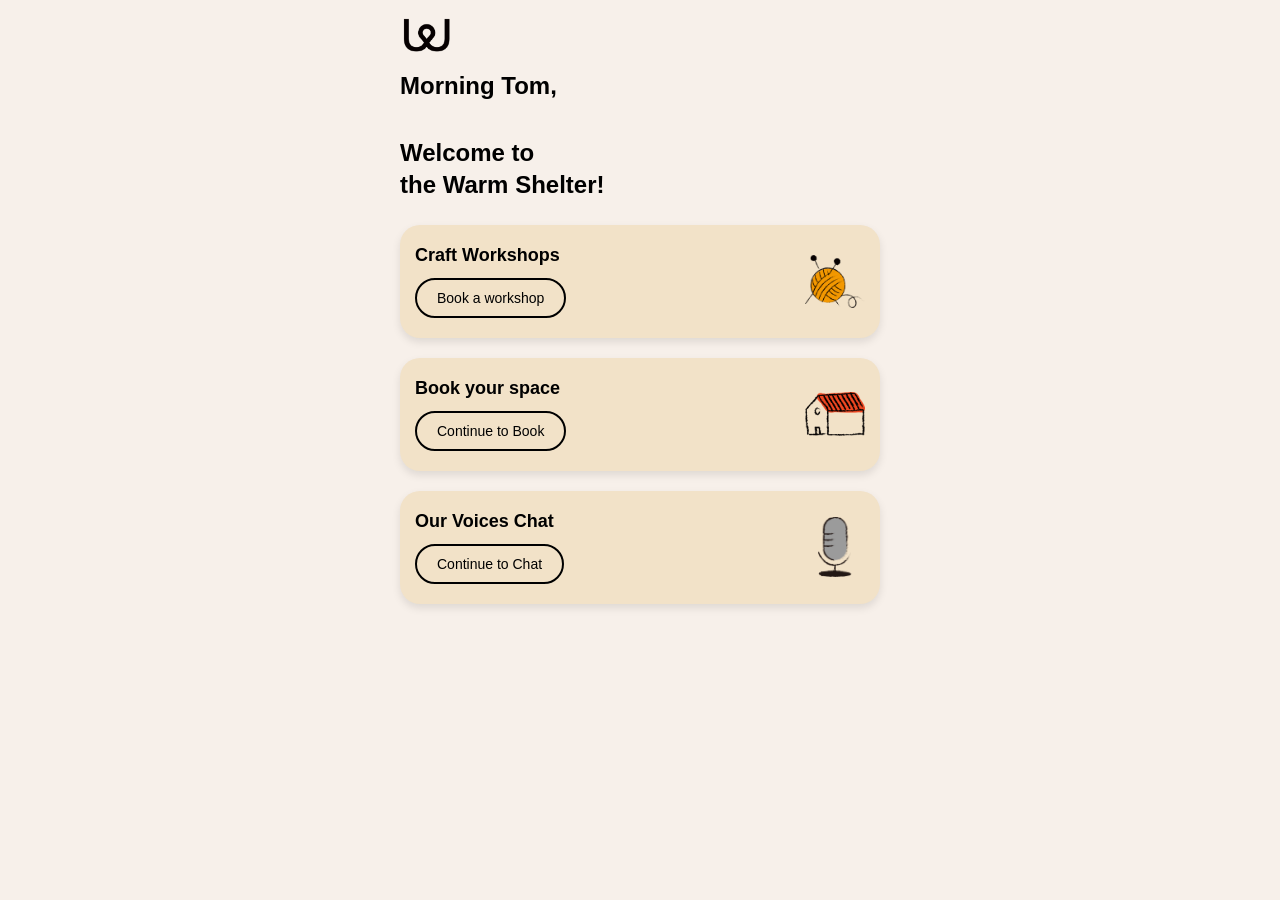
<file: index.html>
<!DOCTYPE html>
<html lang="en">
<head>
  <meta charset="UTF-8" />
  <meta name="viewport" content="width=device-width, initial-scale=1.0"/>
  <title>Warm Shelter</title>
  <link rel="stylesheet" href="styles.css" />
</head>
<body>
  <div class="wrapper">
    <header>
      <div class="logo">
        <img src="image/logo.png" alt="Logo" style="height:40px;">
      </div>
    </header>

    <h1><span>Morning Tom,</span><br>Welcome to<br>the Warm Shelter!</h1>
    <div class="card">
      <div class="text-content">
        <p class="title">Craft Workshops</p>
        <a href="workshop.html" class="action-button">Book a workshop</a>
      </div>
      <img src="image/craft.png" alt="Yarn Icon" class="icon">
    </div>

    <div class="card">
      <div class="text-content">
        <p class="title">Book your space</p>
        <a href="space.html" class="action-button">Continue to Book</a>
      </div>
      <img src="image/house.png" alt="House Icon" class="icon">
    </div>

    <div class="card">
      <div class="text-content">
        <p class="title">Our Voices Chat</p>
        <a href="chat.html" class="action-button">Continue to Chat</a>
      </div>
      <img src="image/microphone.png" alt="Mic Icon" class="icon">
    </div>
  </div>
</body>
</html>
</file>
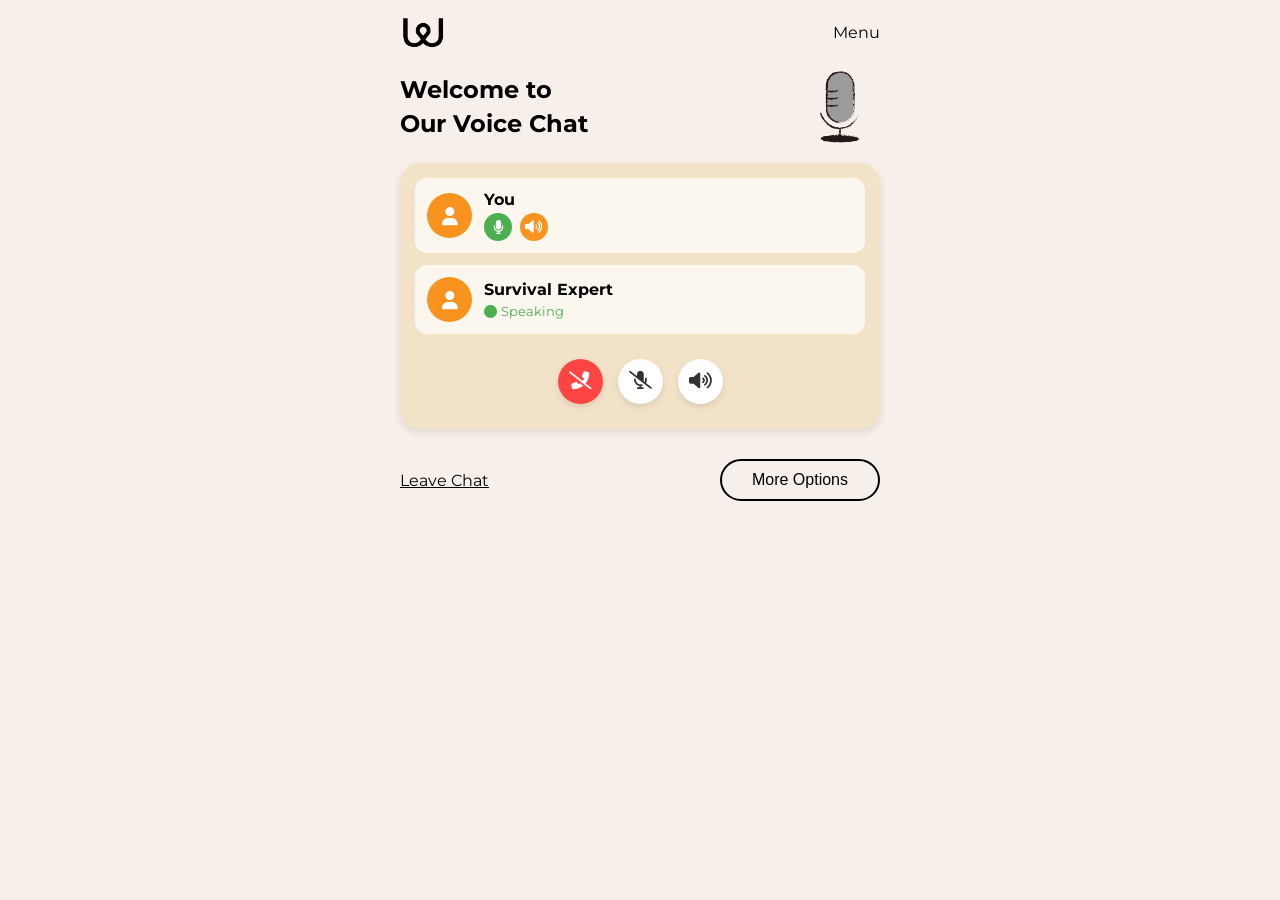
<file: chat.html>
<!DOCTYPE html>
<html lang="en">
<head>
  <meta charset="UTF-8" />
  <meta name="viewport" content="width=device-width, initial-scale=1.0"/>
  <title>Voice Chat</title>
  <link rel="stylesheet" href="chat.css" />
  <link href="https://fonts.googleapis.com/css2?family=Montserrat:wght@400;700&display=swap" rel="stylesheet">
  <link rel="stylesheet" href="https://cdnjs.cloudflare.com/ajax/libs/font-awesome/6.0.0-beta3/css/all.min.css">
</head>
<body>
  <div class="container">
    <header class="header">
      <img src="image/logo.png" alt="Logo" class="logo">
      <div class="menu-container">
        <div class="menu">Menu</div>
      </div>
    </header>

    <h1 class="welcome-text">
      Welcome to<br>
      <strong>Our Voice Chat</strong>
      <img src="image/microphone.png" alt="House Icon" class="house-icon">
    </h1>

    <div class="card voice-chat-card">
      <div class="participant">
        <div class="avatar">
          <i class="fas fa-user"></i>
        </div>
        <div class="user-info">
          <span class="username">You</span>
          <div class="mic-controls">
            <button class="mic-btn active"><i class="fas fa-microphone"></i></button>
            <button class="volume-btn"><i class="fas fa-volume-up"></i></button>
          </div>
        </div>
      </div>

      <div class="participant">
        <div class="avatar">
          <i class="fas fa-user"></i>
        </div>
        <div class="user-info">
          <span class="username">Survival Expert</span>
          <div class="mic-controls">
            <div class="voice-active"><i class="fas fa-circle"></i> Speaking</div>
          </div>
        </div>
      </div>

      <div class="call-controls">
        <button class="call-btn end-call"><i class="fas fa-phone-slash"></i></button>
        <button class="call-btn mute"><i class="fas fa-microphone-slash"></i></button>
        <button class="call-btn speaker"><i class="fas fa-volume-up"></i></button>
      </div>
    </div>

    <div class="bottom-buttons">
      <a href="index.html" class="back-link">Leave Chat</a>
      <button class="continue-btn">More Options</button>
    </div>
  </div>
</body>
</html>
</file>
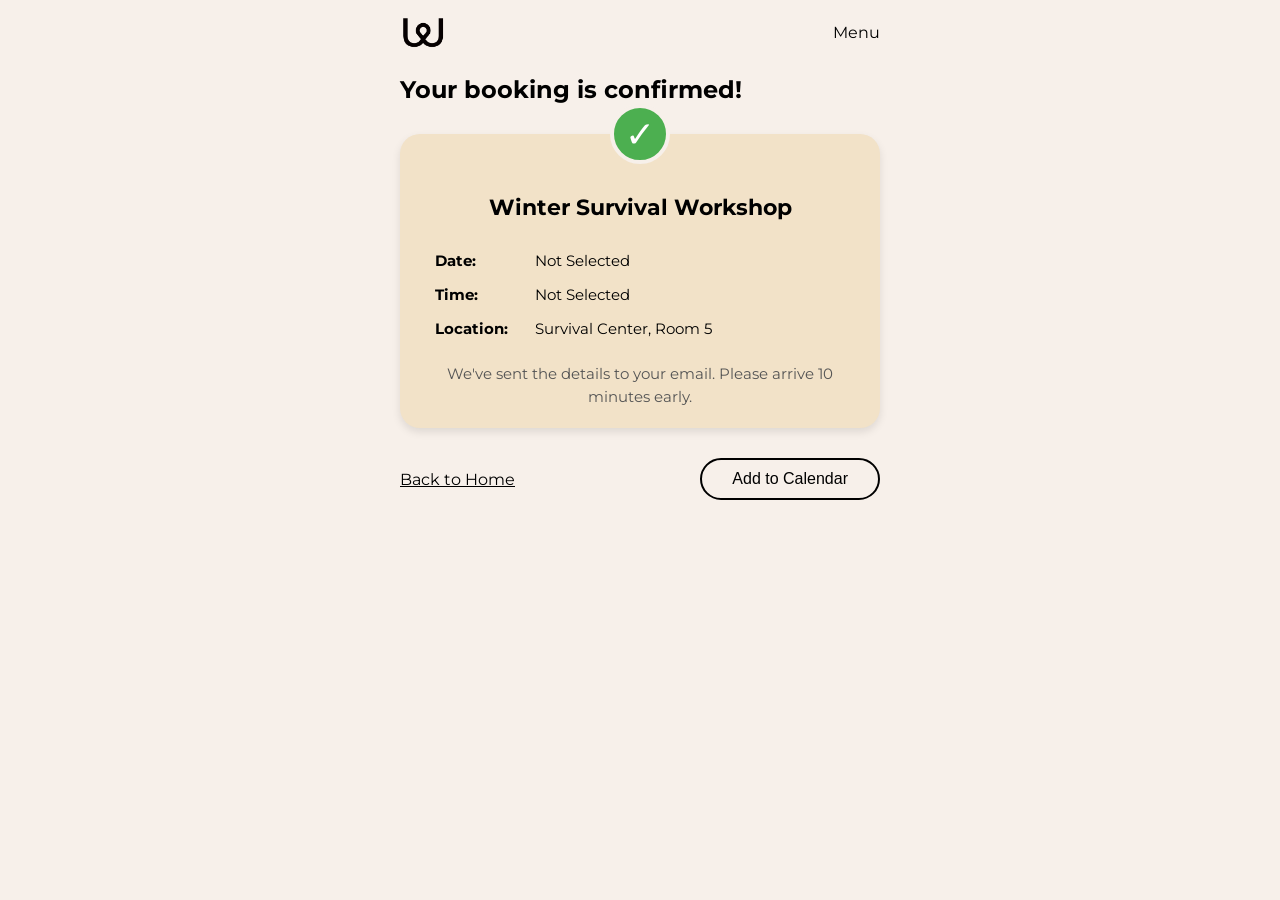
<file: confirmation.html>
<!DOCTYPE html>
<html lang="en">
<head>
  <meta charset="UTF-8" />
  <meta name="viewport" content="width=device-width, initial-scale=1.0"/>
  <title>Booking Confirmation</title>
  <link rel="stylesheet" href="confirmation.css" />
  <link href="https://fonts.googleapis.com/css2?family=Montserrat:wght@400;700&display=swap" rel="stylesheet">
</head>
<body>
  <div class="container">
    <header class="header">
      <img src="image/logo.png" alt="Logo" class="logo">
      <div class="menu-container">
        <div class="menu">Menu</div>
      </div>
    </header>

    <h1 class="welcome-text">
      Your booking is confirmed!
    </h1>

    <div class="card confirmation-card">
      <div class="confirmation-icon">✓</div>
      <h2>Winter Survival Workshop</h2>
      
      <div class="confirmation-details">
        <div class="detail-row">
          <span class="detail-label">Date:</span>
          <span class="detail-value" id="confirmed-date">April 15, 2023</span>
        </div>
        <div class="detail-row">
          <span class="detail-label">Time:</span>
          <span class="detail-value" id="confirmed-time">10:30 AM</span>
        </div>
        <div class="detail-row">
          <span class="detail-label">Location:</span>
          <span class="detail-value">Survival Center, Room 5</span>
        </div>
      </div>

      <p class="confirmation-note">
        We've sent the details to your email. Please arrive 10 minutes early.
      </p>
    </div>

    <div class="bottom-buttons confirmation-buttons">
      <a href="index.html" class="back-link">Back to Home</a>
      <button class="continue-btn">Add to Calendar</button>
    </div>
  </div>

  <script>
    // URL에서 날짜와 시간 파라미터 추출
    const urlParams = new URLSearchParams(window.location.search);
    const bookingDate = urlParams.get('date') || 'Not Selected';
    const bookingTime = urlParams.get('time') || 'Not Selected';
  
    // 페이지에 선택한 날짜/시간 표시
    document.getElementById('confirmed-date').textContent = bookingDate;
    document.getElementById('confirmed-time').textContent = bookingTime;
  </script>
  
  
</body>
</html>
</file>
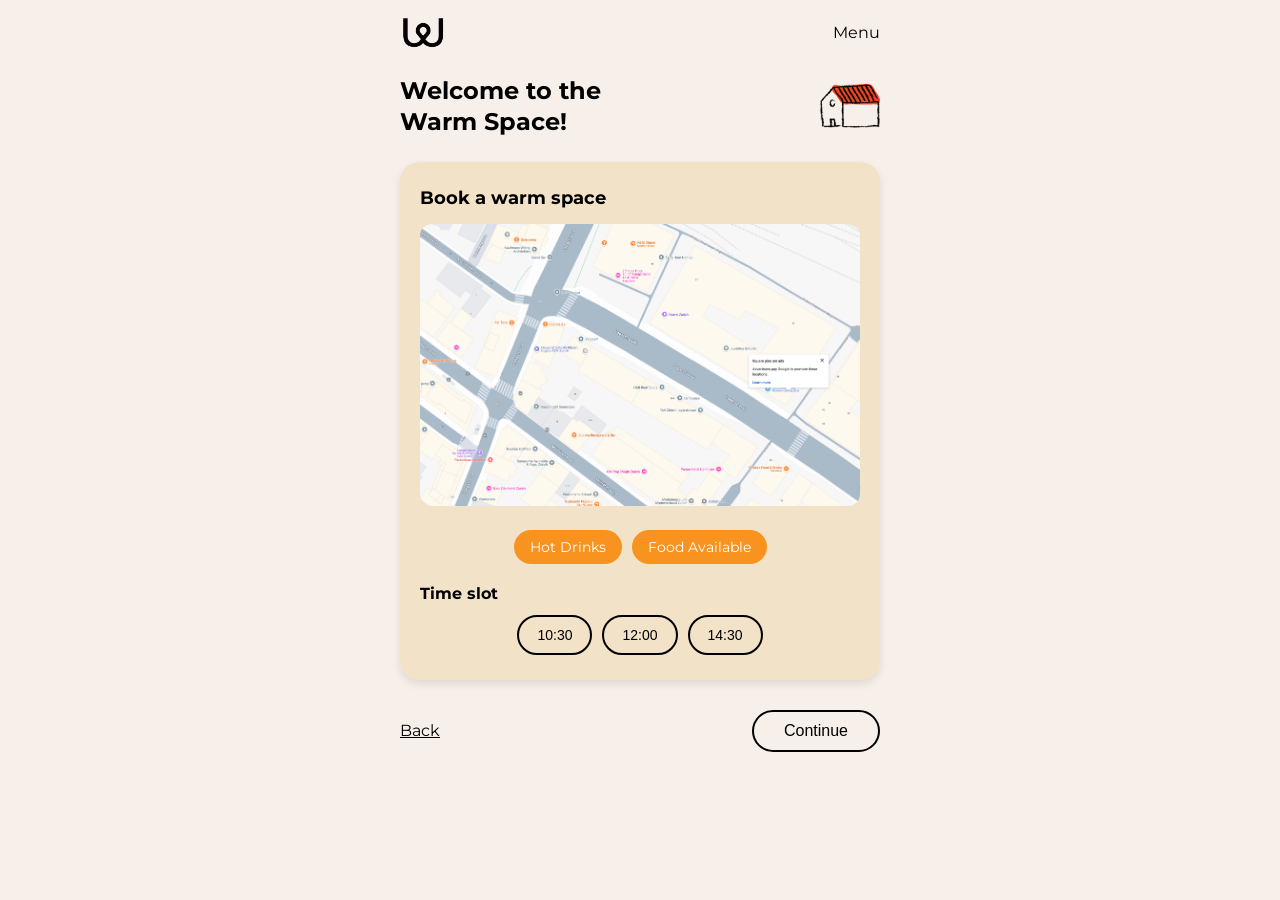
<file: space.html>
<!DOCTYPE html>
<html lang="en">
<head>
  <meta charset="UTF-8">
  <meta name="viewport" content="width=device-width, initial-scale=1.0">
  <title>Warm Space Booking</title>
  <link href="https://fonts.googleapis.com/css2?family=Montserrat:wght@400;700&display=swap" rel="stylesheet">
  <link rel="stylesheet" href="space.css">
</head>
<body>
  <header class="header">
    <img src="image/logo.png" alt="Logo" class="logo">
    <div class="menu-container">
      <div class="menu">Menu</div>
    </div>
  </header>

  <main class="container">
    <h1 class="welcome-text">
      Welcome to the<br>
      <strong>Warm Space!</strong>
      <img src="image/house.png" alt="House Icon" class="house-icon">
    </h1>

    <section class="booking-card">
      <h2>Book a warm space</h2>
      <div class="map">
        <img src="image/map.png" alt="Map">
      </div>

      <div class="tags">
        <span class="tag">Hot Drinks</span>
        <span class="tag">Food Available</span>
      </div>

      <div class="time-slot">
        <h3>Time slot</h3>
        <div class="buttons">
          <button class="slot">10:30</button>
          <button class="slot">12:00</button>
          <button class="slot">14:30</button>
        </div>
      </div>
    </section>

    <div class="navigation">
      <a href="#" class="back">Back</a>
      <button class="continue">Continue</button>
    </div>
  </main>

  <script>
  // Time slot selection
  const slots = document.querySelectorAll('.slot');
  let selectedSlot = null;

  slots.forEach(slot => {
    slot.addEventListener('click', () => {
      slots.forEach(s => s.classList.remove('selected'));
      slot.classList.add('selected');
      selectedSlot = slot.textContent;
    });
  });

  // Continue 버튼 핸들러
  document.querySelector('.continue').addEventListener('click', () => {
    if(selectedSlot) {
      window.location.href = `confirmation.html?time=${selectedSlot}`;
    } else {
      alert('Please select a time slot');
    }
  });

  // Back 버튼 핸들러 (예시: index.html로 이동)
  document.querySelector('.back').addEventListener('click', (e) => {
    e.preventDefault();
    window.location.href = 'index.html';
  });
  </script>
</body>
</html>
</file>
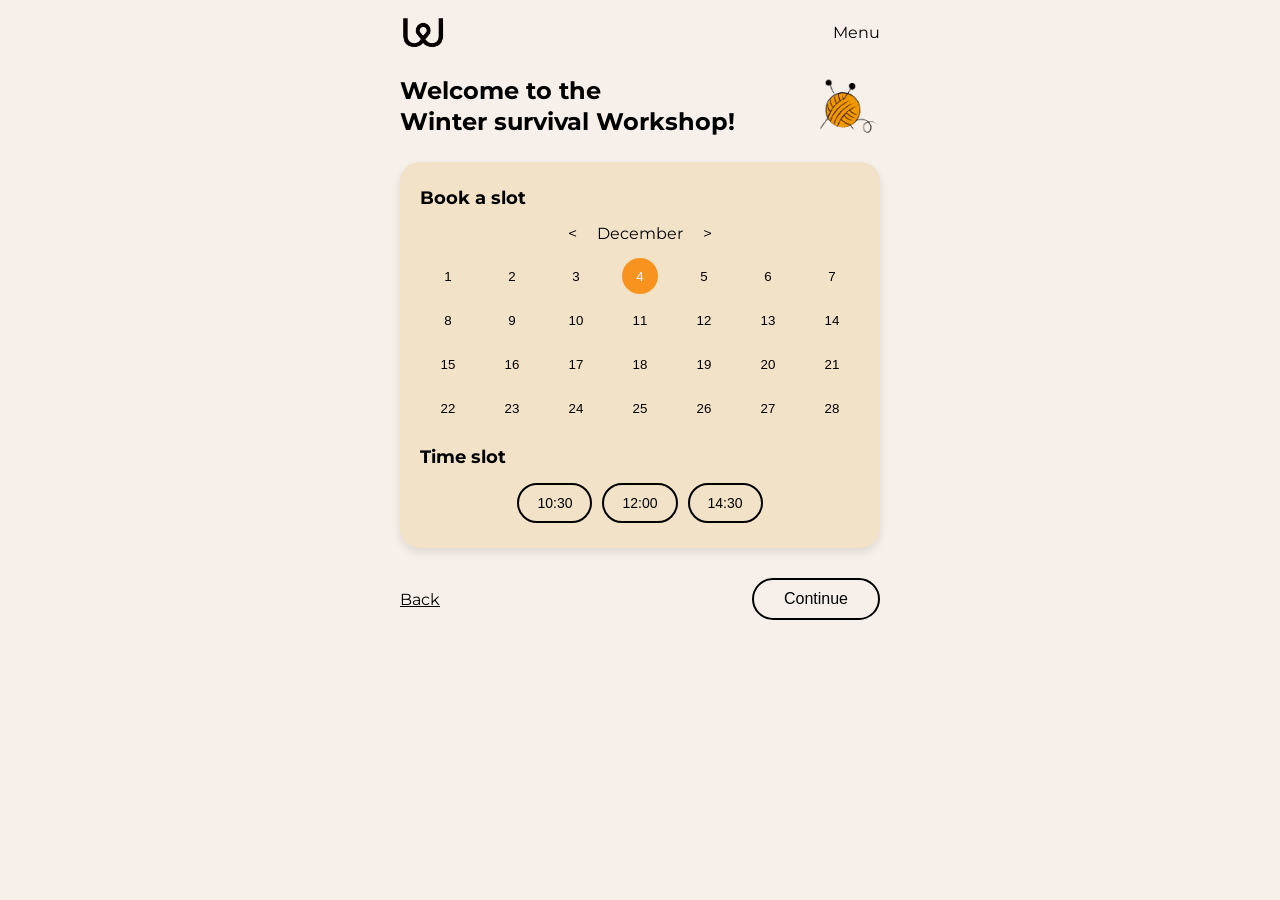
<file: workshop.html>
<!DOCTYPE html>
<html lang="en">
<head>
  <meta charset="UTF-8" />
  <meta name="viewport" content="width=device-width, initial-scale=1.0"/>
  <title>Workshop Booking</title>
  <link rel="stylesheet" href="workshop.css" />
  <link href="https://fonts.googleapis.com/css2?family=Montserrat:wght@400;700&display=swap" rel="stylesheet">
</head>
<body>
  <div class="container">
    <header class="header">
      <img src="image/logo.png" alt="Logo" class="logo">
      <div class="menu-container">
        <div class="menu">Menu</div>
      </div>
      
    </header>

    <h1 class="welcome-text">
      Welcome to the<br>
      Winter survival Workshop!
      <img src="image/craft.png" alt="House Icon" class="house-icon">
    </h1>

    <div class="card">
      <h2>Book a slot</h2>

      <div class="calendar">
        <div class="month-nav">
          <span class="nav-arrow" id="prev-month">&lt;</span> 
          <span class="month-name" id="current-month">April</span> 
          <span class="nav-arrow" id="next-month">&gt;</span>
        </div>
        <div class="dates" id="calendar-dates">
          <!-- JS will generate dates -->
        </div>
      </div>

      <h2>Time slot</h2>
      <div class="times" id="time-slots">
        <button class="time-btn">10:30</button>
        <button class="time-btn">12:00</button>
        <button class="time-btn">14:30</button>
      </div>
    </div>

    <div class="bottom-buttons">
      <a href="index.html" class="back-link">Back</a>
      <button class="continue-btn">Continue</button>
    </div>
  </div>

  <script>
    // Month navigation
    const months = ["January", "February", "March", "April", "May", "June", 
                   "July", "August", "September", "October", "November", "December"];
    let currentMonth = new Date().getMonth();
    const monthDisplay = document.getElementById("current-month");
    const prevBtn = document.getElementById("prev-month");
    const nextBtn = document.getElementById("next-month");
    
    function updateCalendar() {
      monthDisplay.textContent = months[currentMonth];
      generateCalendarDates();
    }
    
    function generateCalendarDates() {
      const datesContainer = document.getElementById("calendar-dates");
      datesContainer.innerHTML = '';
      
      // Get days in month (simplified - assumes 28 days for all months)
      const daysInMonth = 28;
      const today = new Date().getDate();
      const currentMonthNow = new Date().getMonth();
      
      for (let i = 1; i <= daysInMonth; i++) {
        const btn = document.createElement("button");
        btn.className = "date-btn";
        btn.textContent = i;
        
        // Highlight today only if viewing current month
        if (i === today && currentMonth === currentMonthNow) {
          btn.classList.add("selected");
        }
        
        btn.onclick = () => {
          document.querySelectorAll('.date-btn').forEach(b => b.classList.remove('selected'));
          btn.classList.add("selected");
        };
        datesContainer.appendChild(btn);
      }
    }
    
    prevBtn.addEventListener('click', () => {
      currentMonth = (currentMonth - 1 + 12) % 12;
      updateCalendar();
    });
    
    nextBtn.addEventListener('click', () => {
      currentMonth = (currentMonth + 1) % 12;
      updateCalendar();
    });
    
    // Initialize calendar
    updateCalendar();

    // Time selection
    const timeBtns = document.querySelectorAll('.time-btn');
    timeBtns.forEach(btn => {
      btn.addEventListener('click', () => {
        timeBtns.forEach(b => b.classList.remove('selected'));
        btn.classList.add('selected');
      });
    });
      // ... (기존 달력, 시간 선택 코드 생략) ...

  // Continue 버튼 클릭 시 Confirmation 페이지로 이동
  document.querySelector('.continue-btn').addEventListener('click', function() {
    const selectedDate = document.querySelector('.date-btn.selected');
    const selectedTime = document.querySelector('.time-btn.selected');

    // 날짜와 시간이 선택되었는지 확인
    if (!selectedDate || !selectedTime) {
      alert('Please select both a date and time slot.');
      return;
    }

    // 선택된 날짜 (예: "April 15")
    const month = document.getElementById('current-month').textContent;
    const date = selectedDate.textContent;
    
    // 선택된 시간 (예: "10:30")
    const time = selectedTime.textContent;

    // Confirmation 페이지로 이동 + 선택한 날짜/시간을 URL 파라미터로 전달
    window.location.href = `confirmation.html?date=${month} ${date}&time=${time}`;
  });
  </script>
</body>
</html>
</file>
<file: styles.css>
/* Base Reset & Global Styles */
* {
  margin: 0;
  padding: 0;
  box-sizing: border-box;
}

body {
  font-family: 'Montserrat', sans-serif;
  background: #f7f0ea;
  color: #000;
  padding: 15px 0;
  max-width: 100%;
  width: 100%;
  margin: 0 auto;
  min-height: 100vh;
}

.wrapper {
  width: calc(100% - 20px);
  max-width: 500px;
  margin: 0 auto;
  padding: 0 10px;
}

/* Header Styles - 로고 정확한 크기 (46.34 × 34.99px) */
header {
  display: flex;
  justify-content: space-between;
  align-items: center;
  margin-bottom: 25px;
  width: 100%;
}

.logo {
  width: 40px; /* 정확한 너비 */
  height: 30px; /* 정확한 높이 */
  object-fit: contain; /* 비율 유지 */
}

.menu-container {
  display: flex;
  align-items: center;
  gap: 8px;
}

.menu {
  font-size: 16px;
  cursor: pointer;
}

/* Title Styles */
h1 {
  font-size: 24px;
  line-height: 1.3;
  margin-bottom: 25px;
  text-align: left;
}

h1 span {
  display: block;
  margin-bottom: 5px;
}

/* Card Styles - 높이 10px 증가 */
.card {
  background: #f2e2c8;
  border-radius: 20px;
  padding: 20px 15px; /* 상하 패딩 증가 (15px → 20px) */
  width: 100%;
  box-shadow: 0 4px 8px rgba(0,0,0,0.1);
  margin-bottom: 20px;
  display: flex;
  justify-content: space-between;
  align-items: center;
  min-height: 110px; /* 최소 높이 추가 */
}

.text-content {
  flex-grow: 1;
}

.title {
  font-weight: bold;
  display: block;
  margin-bottom: 12px;
  font-size: 18px;
}

.action-button {
  padding: 10px 20px;
  font-size: 14px;
  background: transparent;
  border: 2px solid black;
  border-radius: 30px;
  cursor: pointer;
  transition: all 0.3s ease;
  text-decoration: none;
  color: black;
  display: inline-block;
}

.action-button:hover {
  background-color: black;
  color: white;
}

.icon {
  width: 60px;
  height: 60px;
  object-fit: contain;
  margin-left: 10px;
}

.back-link {
  font-size: 16px;
  text-decoration: underline;
  color: black;
  padding: 8px 0;
  display: inline-block;
}

/* Responsive Design */
@media (max-width: 480px) {
  .wrapper {
    width: calc(100% - 20px);
    padding: 0 10px;
  }
  
  h1 {
    font-size: 22px;
  }

  .logo {
    width: 40px; /* 모바일에서 약간 축소 */
    height: auto; /* 비율 유지 */
  }

  .card {
    padding: 18px 12px;
    border-radius: 18px;
    min-height: 100px;
  }
  
  .title {
    font-size: 16px;
    margin-bottom: 10px;
  }

  .action-button {
    font-size: 13px;
    padding: 8px 16px;
  }
  
  .icon {
    width: 50px;
    height: 50px;
  }
}
</file>
<file: chat.css>
/* Base Reset & Global Styles */
* {
  margin: 0;
  padding: 0;
  box-sizing: border-box;
}

body {
  font-family: 'Montserrat', sans-serif;
  background: #f7f0ea;
  color: #000;
  padding: 15px 0;
  max-width: 100%;
  width: 100%;
  margin: 0 auto;
  min-height: 100vh;
  display: flex;
  flex-direction: column;
}

/* Container for alignment */
.container {
  width: calc(100% - 20px);
  max-width: 500px;
  margin: 0 auto;
  padding: 0 10px;
}

/* Header Styles */
.header {
  display: flex;
  justify-content: space-between;
  align-items: center;
  margin-bottom: 25px;
  width: 100%;
}

.logo {
  height: 35px;
}

.menu-container {
  display: flex;
  align-items: center;
  gap: 8px;
}

.craft-icon {
  width: 35px;
  height: 35px;
}

.menu {
  font-size: 16px;
  cursor: pointer;
}

/* Welcome Text */
.welcome-text {
  display: flex;
  flex-direction: column;
  text-align: left;
  font-size: 24px;
  margin-bottom: 25px;
  position: relative;
}

.welcome-text strong {
  margin-top: 5px;
}

.house-icon {
  width: 40px;
  position: absolute;
  left: calc(100% - 60px);
  top: 50%;
  transform: translateY(-50%);
}
/* Voice Chat Card */
.card {
  background: #f2e2c8;
  border-radius: 20px;
  padding: 15px;
  width: 100%;
  box-shadow: 0 4px 8px rgba(0,0,0,0.1);
}

.participant {
  display: flex;
  align-items: center;
  padding: 12px;
  margin-bottom: 12px;
  background: rgba(255, 255, 255, 0.7);
  border-radius: 12px;
}

.avatar {
  width: 45px;
  height: 45px;
  border-radius: 50%;
  background: #f7931e;
  color: white;
  display: flex;
  align-items: center;
  justify-content: center;
  font-size: 18px;
  margin-right: 12px;
}

.user-info {
  flex-grow: 1;
}

.username {
  font-weight: bold;
  display: block;
  margin-bottom: 4px;
  font-size: 16px;
}

.mic-controls {
  display: flex;
  gap: 8px;
}

.mic-btn, .volume-btn {
  background: #f7931e;
  border: none;
  width: 28px;
  height: 28px;
  border-radius: 50%;
  color: white;
  cursor: pointer;
  display: flex;
  align-items: center;
  justify-content: center;
  font-size: 14px;
}

.mic-btn.active {
  background: #4CAF50;
}

.voice-active {
  color: #4CAF50;
  font-size: 13px;
  display: flex;
  align-items: center;
  gap: 4px;
}

.call-controls {
  display: flex;
  justify-content: center;
  gap: 15px;
  margin-top: 25px;
  margin-bottom: 10px;
}

.call-btn {
  width: 45px;
  height: 45px;
  border-radius: 50%;
  border: none;
  background: white;
  color: #333;
  font-size: 18px;
  cursor: pointer;
  box-shadow: 0 3px 6px rgba(0,0,0,0.1);
  transition: all 0.3s ease;
}

.call-btn.end-call {
  background: #ff4444;
  color: white;
}

.call-btn:hover {
  transform: scale(1.1);
}

/* Bottom Buttons */
.bottom-buttons {
  display: flex;
  justify-content: space-between;
  align-items: center;
  margin-top: 30px;
  width: 100%;
  margin-bottom: 15px;
}

.back-link {
  font-size: 16px;
  text-decoration: underline;
  color: black;
  padding: 8px 0;
}

.continue-btn {
  padding: 10px 30px;
  font-size: 16px;
  background: transparent;
  border: 2px solid black;
  border-radius: 30px;
  cursor: pointer;
  transition: all 0.3s ease;
}

.continue-btn:hover {
  background-color: black;
  color: white;
}

/* Responsive Design */
@media (max-width: 480px) {
  .container {
      width: calc(100% - 20px);
      padding: 0 10px;
  }
  
  .welcome-text {
      font-size: 22px;
  }

  .craft-icon {
      width: 30px;
      height: 30px;
  }

  .avatar {
      width: 40px;
      height: 40px;
      font-size: 16px;
  }

  .call-btn {
      width: 42px;
      height: 42px;
      font-size: 16px;
  }

  .continue-btn {
      font-size: 15px;
      padding: 8px 25px;
  }
  
  .card {
      padding: 12px;
      border-radius: 18px;
  }
  
  .participant {
      padding: 10px;
      margin-bottom: 10px;
  }
}
</file>
<file: confirmation.css>
/* Base Reset & Global Styles */
* {
  margin: 0;
  padding: 0;
  box-sizing: border-box;
}

body {
  font-family: 'Montserrat', sans-serif;
  background: #f7f0ea;
  color: #000;
  padding: 15px 0;
  max-width: 100%;
  width: 100%;
  margin: 0 auto;
  min-height: 100vh;
  display: flex;
  flex-direction: column;
}

/* Container for alignment */
.container {
  width: calc(100% - 20px);
  max-width: 500px;
  margin: 0 auto;
  padding: 0 10px;
}

/* Header Styles */
.header {
  display: flex;
  justify-content: space-between;
  align-items: center;
  margin-bottom: 25px;
  width: 100%;
}

.logo {
  height: 35px;
}

.menu-container {
  display: flex;
  align-items: center;
  gap: 8px;
}

.craft-icon {
  width: 35px;
  height: 35px;
}

.menu {
  font-size: 16px;
  cursor: pointer;
}

/* Welcome Text */
.welcome-text {
  display: flex;
  flex-direction: column;
  text-align: left;
  font-size: 24px;
  margin-bottom: 25px;
}

/* Confirmation Card */
.card {
  background: #f2e2c8;
  border-radius: 20px;
  padding: 60px 20px 20px;
  margin: 30px auto 0;
  text-align: center;
  position: relative;
  width: 100%;
  box-shadow: 0 4px 8px rgba(0,0,0,0.1);
}

.confirmation-icon {
  position: absolute;
  top: -30px;
  left: 50%;
  transform: translateX(-50%);
  width: 60px;
  height: 60px;
  background-color: #4CAF50;
  border-radius: 50%;
  color: white;
  font-size: 36px;
  display: flex;
  align-items: center;
  justify-content: center;
  border: 4px solid #f7f0ea;
}

.card h2 {
  font-size: 22px;
  margin-bottom: 30px;
}

/* Confirmation Details */
.confirmation-details {
  text-align: left;
  margin: 25px 0;
  padding: 0 15px;
}

.detail-row {
  display: flex;
  margin-bottom: 15px;
  align-items: center;
}

.detail-label {
  font-weight: bold;
  width: 100px;
  flex-shrink: 0;
  font-size: 15px;
}

.detail-value {
  flex-grow: 1;
  font-size: 15px;
}

.confirmation-note {
  font-size: 15px;
  color: #555;
  margin-top: 20px;
  padding: 0 15px;
  line-height: 1.5;
}

/* Bottom Buttons */
.bottom-buttons {
  display: flex;
  justify-content: space-between;
  align-items: center;
  margin-top: 30px;
  width: 100%;
  margin-bottom: 15px;
}

.back-link {
  font-size: 16px;
  text-decoration: underline;
  color: black;
  padding: 8px 0;
}

.continue-btn {
  padding: 10px 30px;
  font-size: 16px;
  background: transparent;
  border: 2px solid black;
  border-radius: 30px;
  cursor: pointer;
  transition: all 0.3s ease;
}

.continue-btn:hover {
  background-color: black;
  color: white;
}

/* Responsive Design */
@media (max-width: 480px) {
  .container {
    width: calc(100% - 20px);
    padding: 0 10px;
  }
  
  .welcome-text {
    font-size: 22px;
  }

  .craft-icon {
    width: 30px;
    height: 30px;
  }

  .card {
    padding: 50px 15px 15px;
  }

  .confirmation-icon {
    width: 50px;
    height: 50px;
    font-size: 30px;
    top: -25px;
  }

  .card h2 {
    font-size: 20px;
    margin-bottom: 25px;
  }

  .detail-row {
    flex-direction: column;
    align-items: flex-start;
    gap: 5px;
  }

  .detail-label {
    width: auto;
    font-size: 14px;
  }

  .detail-value {
    font-size: 14px;
  }

  .continue-btn {
    font-size: 15px;
    padding: 8px 25px;
  }
  
  .confirmation-note {
    font-size: 14px;
  }
}
</file>
<file: space.css>
/* Base Reset & Global Styles */
* {
  margin: 0;
  padding: 0;
  box-sizing: border-box;
}

body {
  font-family: 'Montserrat', sans-serif;
  background: #f7f0ea;
  color: #000;
  padding: 15px 0;
  max-width: 100%;
  width: 100%;
  margin: 0 auto;
  min-height: 100vh;
}

.container {
  width: calc(100% - 20px);
  max-width: 500px;
  margin: 0 auto;
  padding: 0 10px;
}

/* Header - Updated to match chat.css */
.header {
  display: flex;
  justify-content: space-between;
  align-items: center;
  margin-bottom: 25px;
  width: 100%;
}

/* Header - 로고와 메뉴를 카드와 정렬 */
.header {
  display: flex;
  justify-content: space-between;
  align-items: center;
  margin-bottom: 25px;
  width: 100%;
  max-width: 500px; /* 컨테이너와 동일한 최대 너비 */
  padding: 0 10px; /* 컨테이너와 동일한 패딩 */
  margin-left: auto;
  margin-right: auto;
}

.logo {
  height: 35px;
  width: auto;
}

.menu-container {
  display: flex;
  align-items: center;
  gap: 8px;
}

.menu {
  font-size: 16px;
  cursor: pointer;
}

/* Welcome Text - chat.css와 통일 */
.welcome-text {
  font-size: 24px;
  line-height: 1.3;
  margin-bottom: 25px;
  text-align: left;
  position: relative;
}

.house-icon {
  width: 60px;
  position: absolute;
  left: calc(100% - 60px);
  top: 50%;
  transform: translateY(-50%);
}

/* Booking Card - 높이 10px 증가 (패딩 조정) */
.booking-card {
  background: #f2e2c8;
  border-radius: 20px;
  padding: 25px 20px; /* 상하 패딩 20px → 25px로 증가 */
  width: 100%;
  box-shadow: 0 4px 8px rgba(0,0,0,0.1);
  margin-bottom: 20px;
}

.booking-card h2 {
  font-size: 18px;
  margin-bottom: 15px;
  font-weight: bold;
}

.map img {
  width: 100%;
  border-radius: 12px;
  margin-bottom: 20px;
}

/* Tags */
.tags {
  display: flex;
  justify-content: center;
  gap: 10px;
  margin-bottom: 20px;
}

.tag {
  background-color: #f7931e;
  padding: 8px 16px;
  border-radius: 20px;
  color: white;
  font-size: 14px;
}

/* Time Slot */
.time-slot h3 {
  font-size: 16px;
  margin-bottom: 12px;
}

.buttons {
  display: flex;
  justify-content: center;
  gap: 10px;
  flex-wrap: wrap;
}

.slot {
  background: transparent;
  border: 2px solid #000;
  padding: 10px 18px;
  border-radius: 25px;
  font-size: 14px;
  cursor: pointer;
  transition: all 0.3s ease;
}

.slot.selected,
.slot:hover {
  background-color: #f7931e;
  color: white;
  border-color: #f7931e;
}

/* Navigation - chat.css의 bottom-buttons와 통일 */
.navigation {
  display: flex;
  justify-content: space-between;
  align-items: center;
  margin-top: 30px;
  width: 100%;
  margin-bottom: 15px;
}

.back {
  font-size: 16px;
  text-decoration: underline;
  color: black;
  padding: 8px 0;
}

.continue {
  padding: 10px 30px;
  font-size: 16px;
  background: transparent;
  border: 2px solid black;
  border-radius: 30px;
  cursor: pointer;
  transition: all 0.3s ease;
}

.continue:hover {
  background-color: black;
  color: white;
}

/* Responsive */
@media (max-width: 480px) {
  .container {
    width: calc(100% - 20px);
    padding: 0 10px;
  }

  .welcome-text {
    font-size: 22px;
  }

  .logo {
    height: 30px; /* Updated from fixed width */
  }

  .craft-icon {
    width: 30px;
    height: 30px;
  }

  .house-icon {
    width: 50px;
    left: calc(100% - 50px);
  }

  .booking-card {
    padding: 20px 15px;
    border-radius: 18px;
  }

  .slot {
    padding: 8px 14px;
    font-size: 13px;
  }

  .continue {
    font-size: 15px;
    padding: 8px 25px;
  }
}
</file>
<file: workshop.css>
/* Base Reset & Global Styles */
* {
  margin: 0;
  padding: 0;
  box-sizing: border-box;
}

body {
  font-family: 'Montserrat', sans-serif;
  background: #f7f0ea;
  color: #000;
  padding: 15px 0;
  max-width: 100%;
  width: 100%;
  margin: 0 auto;
  min-height: 100vh;
}

.container {
  width: calc(100% - 20px);
  max-width: 500px;
  margin: 0 auto;
  padding: 0 10px;
}

/* Header - 로고 크기 정확히 46.34×34.99px */
.header {
  display: flex;
  justify-content: space-between;
  align-items: center;
  margin-bottom: 25px;
  width: 100%;
}

.logo {
  width: 46.34px;
  height: 34.99px;
  object-fit: contain;
}

.menu-container {
  display: flex;
  align-items: center;
  gap: 8px;
}

.menu {
  font-size: 16px;
  cursor: pointer;
}

/* Welcome Text - chat.css와 통일 */
.welcome-text {
  font-size: 24px;
  line-height: 1.3;
  margin-bottom: 25px;
  text-align: left;
  position: relative;
}

.house-icon {
  width: 60px;
  position: absolute;
  left: calc(100% - 60px);
  top: 50%;
  transform: translateY(-50%);
}


/* Card - 높이 10px 증가 (패딩 조정) */
.card {
  background: #f2e2c8;
  border-radius: 20px;
  padding: 25px 20px; /* 상하 패딩 20px → 25px로 증가 */
  width: 100%;
  box-shadow: 0 4px 8px rgba(0,0,0,0.1);
  margin-bottom: 20px;
}

.card h2 {
  font-size: 18px;
  margin-bottom: 15px;
  font-weight: bold;
}

/* Calendar */
.calendar {
  margin-bottom: 20px;
}

.month-nav {
  display: flex;
  justify-content: center;
  gap: 20px;
  font-size: 16px;
  margin-bottom: 15px;
}

.nav-arrow {
  cursor: pointer;
}

.dates {
  display: grid;
  grid-template-columns: repeat(7, 1fr);
  gap: 8px;
}

.date-btn {
  padding: 10px 0;
  border: none;
  background: transparent;
  cursor: pointer;
  width: 36px;
  height: 36px;
  margin: 0 auto;
  display: flex;
  align-items: center;
  justify-content: center;
  border-radius: 0;
}

.date-btn.selected,
.date-btn:hover {
  background-color: #f7931e;
  color: white;
  border-radius: 50%;
}

/* Times */
.times {
  display: flex;
  justify-content: center;
  gap: 10px;
  flex-wrap: wrap;
  margin-top: 15px;
}

.time-btn {
  padding: 10px 18px;
  border: 2px solid #000;
  background: transparent;
  border-radius: 25px;
  font-size: 14px;
  cursor: pointer;
}

.time-btn.selected,
.time-btn:hover {
  background-color: #f7931e;
  color: white;
  border-color: #f7931e;
}

/* Bottom Buttons - chat.css와 통일 */
.bottom-buttons {
  display: flex;
  justify-content: space-between;
  align-items: center;
  margin-top: 30px;
  width: 100%;
  margin-bottom: 15px;
}

.back-link {
  font-size: 16px;
  text-decoration: underline;
  color: black;
  padding: 8px 0;
}

.continue-btn {
  padding: 10px 30px;
  font-size: 16px;
  background: transparent;
  border: 2px solid black;
  border-radius: 30px;
  cursor: pointer;
  transition: all 0.3s ease;
}

.continue-btn:hover {
  background-color: black;
  color: white;
}

/* Responsive */
@media (max-width: 480px) {
  .container {
    width: calc(100% - 20px);
    padding: 0 10px;
  }

  .welcome-text {
    font-size: 22px;
  }

  .logo {
    width: 40px;
    height: auto;
  }

  .card {
    padding: 20px 15px;
    border-radius: 18px;
  }

  .date-btn {
    width: 32px;
    height: 32px;
  }

  .time-btn {
    padding: 8px 14px;
    font-size: 13px;
  }

  .continue-btn {
    font-size: 15px;
    padding: 8px 25px;
  }
}
</file>
